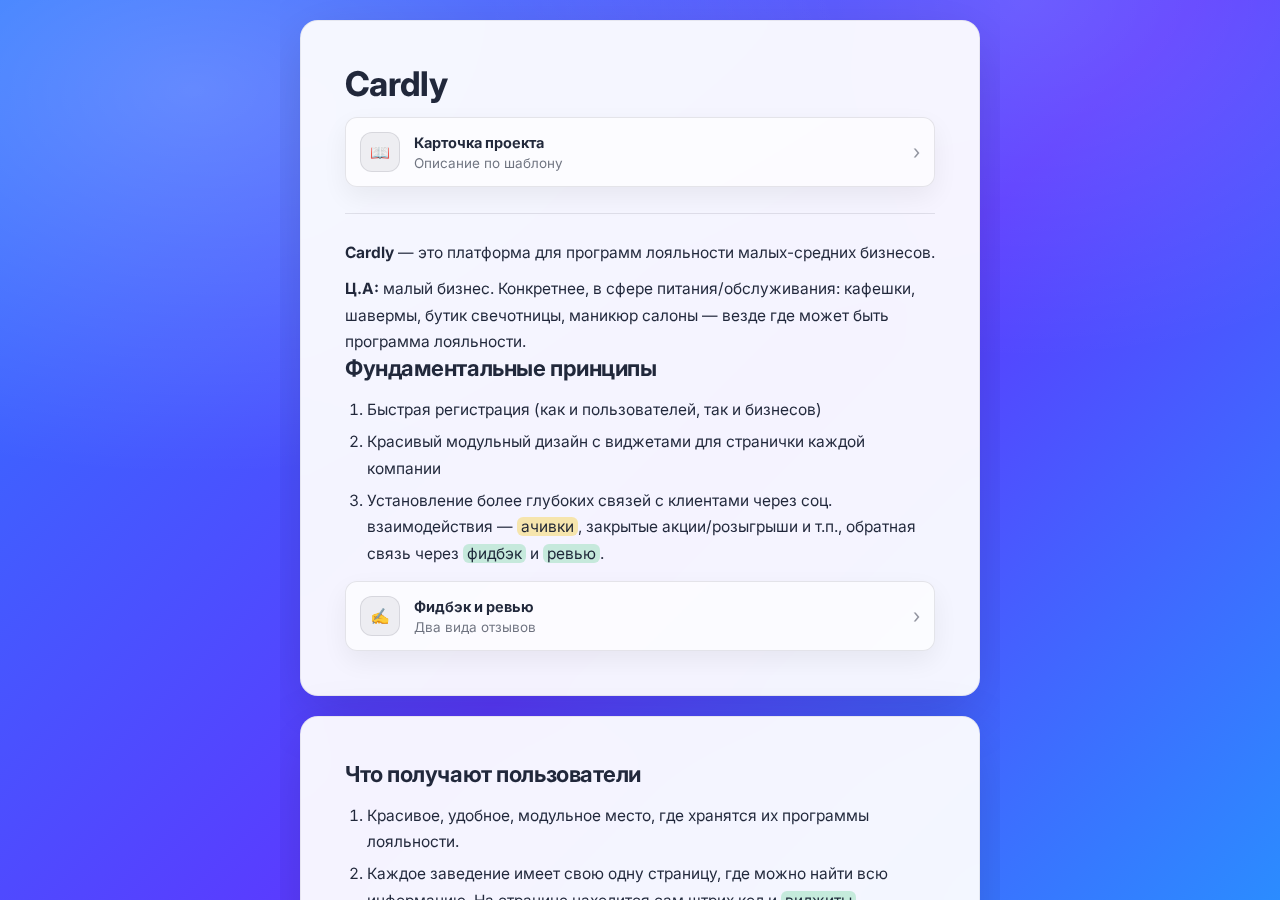
<file: business/index.html>
<!doctype html>
<html lang="en">

<head>
    <meta charset="utf-8" />
    <meta name='viewport' content='initial-scale=1, viewport-fit=cover'>
    <link rel="icon" href="/business/assets/apple-touch.png" />
    <title>Cardly</title>
    <!-- <meta name="description" content="Static HTML/CSS template inspired by Craft's export look." /> -->

    <!-- (Optional) Inter-like font. Remove if you want fully offline. -->
    <link rel="preconnect" href="https://fonts.googleapis.com" />
    <link rel="preconnect" href="https://fonts.gstatic.com" crossorigin />
    <link rel="stylesheet" href="https://fonts.googleapis.com/css2?family=Inter:wght@400;500;600;700&display=swap" />
    <link rel="stylesheet" href="style.css" />
    <script defer src="https://cloud.umami.is/script.js"
        data-website-id="4027d1a7-1d2f-422d-9799-9dfc92863acb"></script>
</head>


<body>
    <!-- HORIZONTAL NESTED PAGES WRAPPER -->
    <div class="pages" id="pages" aria-label="Nested pages scroller">
        <!-- Parent page -->
        <section class="page" data-role="parent" aria-label="Parent page">
            <article class="card">
                <div class="content">
                    <!-- PAGE CONTENT (replace everything below with your content) -->

                    <h1>Cardly</h1>

                    <!-- <div class="comment-line">
                        <div class="comment-dot">💬</div>
                        <div>Add comment</div>
                    </div> -->

                    <a class="page-block" href="#page-detailed" data-page="page-detailed">
                        <div class="page-block__icon">📖</div>
                        <div class="page-block__meta">
                            <div class="page-block__title">Карточка проекта</div>
                            <div class="page-block__desc">Описание по шаблону</div>
                        </div>
                        <div class="page-block__chev">›</div>
                    </a>

                    <hr />

                    <p>
                        <strong>Cardly</strong> — это платформа для программ лояльности малых-средних бизнесов.
                    </p>

                    <p>
                        <strong>Ц.А:</strong> малый бизнес. Конкретнее, в сфере питания/обслуживания:
                        кафешки, шавермы, бутик свечотницы, маникюр салоны — везде где может быть программа лояльности.
                    </p>

                    <h2>Фундаментальные принципы</h2>
                    <ol>
                        <li>Быстрая регистрация (как и пользователей, так и бизнесов)</li>
                        <li>Красивый модульный дизайн с виджетами для странички каждой компании</li>
                        <li>
                            Установление более глубоких связей с клиентами через соц. взаимодействия —
                            <mark
                                style="background: rgba(250, 204, 21, .35); padding: 0 4px; border-radius: 6px;">ачивки</mark>,
                            закрытые акции/розыгрыши и т.п., обратная связь через
                            <mark
                                style="background: rgba(34, 197, 94, .22); padding: 0 4px; border-radius: 6px;">фидбэк</mark>
                            и
                            <mark
                                style="background: rgba(34, 197, 94, .22); padding: 0 4px; border-radius: 6px;">ревью</mark>.
                        </li>
                    </ol>

                    <a class="page-block" href="#page-feedback" data-page="page-feedback">
                        <div class="page-block__icon">✍️</div>
                        <div class="page-block__meta">
                            <div class="page-block__title">Фидбэк и ревью</div>
                            <div class="page-block__desc">Два вида отзывов</div>
                        </div>
                        <div class="page-block__chev">›</div>
                    </a>
                </div>
            </article>

            <article class="card">
                <div class="content">
                    <!-- Link preview block -->
                    <!-- <a class="link-card" href="#" target="_blank" rel="noreferrer">
                        <div class="link-icon">📄</div>
                        <div class="link-meta">
                            <p class="link-title">Фидбэк и ревью — два вида отзывов</p>
                            <p class="link-desc">Фидбэк — короткий отзыв на 5–10 слов… (здесь будет ваш текст и ссылка)
                            </p>
                        </div>
                    </a> -->

                    <h2>Что получают пользователи</h2>
                    <ol>
                        <li>Красивое, удобное, модульное место, где хранятся их программы лояльности.</li>
                        <li>
                            Каждое заведение имеет свою одну страницу, где можно найти всю информацию. На странице
                            находится сам штрих код и <mark
                                style="background: rgba(34, 197, 94, .22); padding: 0 4px; border-radius: 6px;">виджиты</mark>
                            заведения.
                        </li>
                    </ol>

                    <a class="page-block" href="#page-widgets" data-page="page-widgets">
                        <div class="page-block__icon">ℹ️</div>
                        <div class="page-block__meta">
                            <div class="page-block__title">Виджит — это карточка…</div>
                            <div class="page-block__desc">Примеры виджетов…</div>
                        </div>
                        <div class="page-block__chev">›</div>
                    </a>

                    <!-- Callout block -->
                    <!-- <section class="callout" role="note" aria-label="Callout">
                        <div class="callout-icon">🧩</div>
                        <div>
                            <p class="callout-title">Виджит — это карточка с полезной информацией</p>
                            <p class="callout-body">
                                Примеры: баланс и уровень профиля, расписание, контакты, акции, бонусы, статус и т. п.
                            </p>
                        </div>
                        <div class="page-block__chev">›</div>
                    </section> -->

                    <ul>
                        <li>
                            Каждая страница имеет свой стандартный вид, который задается заведением. Но пользователь в
                            праве сделать с ним что угодно: убрать/добавить нужные виджиты, поменять любые цвета и тп.
                        </li>
                    </ul>

                    <!-- Image grid (3 across) -->


                    <div class="img-grid" aria-label="Image grid">
                        <figure>
                            <img src="assets/home.png" alt="Home page layout example" />
                        </figure>
                        <figure> <img src="assets/page_example_1.png" alt="Business page example #1" />
                        </figure>
                        <figure>
                            <img src="assets/page_example_2.png" alt="Business page example #1" />
                        </figure>
                    </div>
                    <figcaption><small><i>
                                Визуальная концепция. Все бренды и логотипы принадлежат их владельцам
                                и показаны
                                только в качестве примера. Сотрудничество или поддержка не подразумеваются.
                            </i></small></figcaption>

                </div>
            </article>

            <article class="card">
                <div class="content">

                    <h2>Что получает бизнес</h2>
                    <ol>
                        <li>Как минимум — готовый продукт программы лояльности, сохраняя стиль и имидж брэнда (отдельная
                            страница, где компании имеют полный* контроль того, как они хотят себя презентовать)</li>
                        <li>Фидбеки/ревью — как ещё один инструмент в арсенале менеджера</li>
                    </ol>

                    <!-- Single image (optional) -->
                    <!-- <figure>
                        <img class="img" src="assets/canvas.png" alt="Hero image" />
                        <figcaption>Optional caption under an image, like in exports.</figcaption>
                    </figure> -->

                    <!-- Code / markdown examples (optional) -->
                    <!-- <h2>Markdown-ish elements</h2>
                    <p>
                        Inline <code>code</code> looks like Craft. Here’s a code block:
                    </p>
                    <pre><code>npm install
                                npm run build
                                # deploy /docs to GitHub Pages</code></pre> -->

                    <!-- <blockquote>
                        <p>Blockquote text (useful for notes, citations, etc.).</p>
                    </blockquote> -->
                </div>
            </article>


            <article class="card">
                <div class="content">
                    <section class="pdf" aria-label="PDF embed">
                        <div class="pdf-bar">
                            <div class="pdf-name">Cardly.pdf</div>
                            <a href="assets/cardly.pdf" target="_blank" rel="noreferrer">Open</a>
                        </div>
                        <object data="assets/cardly.pdf" type="application/pdf"></object>
                    </section>

                    <hr />
                    <footer class="footer">
                        Made by <a href="https://www.d.gehrman.me">Daniel Gehrman</a>
                        <br class="mobile-break">
                        © 2026 Cardly • Cardly™ is a product name.
                    </footer>
                </div>
            </article>
        </section>


        <template id="child-shell">
            <section class="page" data-role="child" aria-label="Child page">
                <div id="childMount"></div>
            </section>
        </template>
    </div>


    <!-- CHILD PAGE TEMPLATES -->
    <template id="page-detailed">
        <article class="card">
            <div class="content">
                <div class="child-head">
                    <div>
                        <div class="breadcrumb">Cardly <span class="sep">›</span> Карточка проекта</div>
                        <h1>Карточка проекта</h1>
                    </div>
                    <button class="child-close" type="button" data-close-child aria-label="Close child">×</button>
                </div>

                <section class="pdf" aria-label="PDF embed">
                    <div class="pdf-bar">
                        <div class="pdf-name">Cardly_BM.pdf</div>
                        <a href="assets/cardly_business_model_canvas.pdf" target="_blank" rel="noreferrer">Open</a>
                    </div>
                    <object data="assets/cardly_business_model_canvas.pdf" type="application/pdf"></object>
                </section>

                <!-- Cardly spec: HTML version (wrapped + fully structured) -->
                <section>
                    <h3>Краткое описание задачи</h3>

                    <p>
                        Разработать мобильное приложение Cardly — конструктор программам лояльности малого и среднего
                        бизнеса, позволяющий
                        компаниям создавать собственные брендированные карты-страницы с модульными виджетами; а
                        пользователям — хранить все
                        карты лояльности в доступном месте, получать бонусы, достижения и оставлять обратную связь в
                        одном удобном
                        интерфейсе.
                    </p>

                    <blockquote>
                        <p>
                            Cardly = бренд-страница + лояльность + покупко-ориентированная обратная связь + геймификация
                            + excellent UI/UX
                        </p>
                    </blockquote>

                    <ul>
                        <li>Целевая аудитория: <mark
                                style="background: rgba(250, 204, 21, .35); padding: 0 4px; border-radius: 6px;">малый-средний
                                бизнес</mark></li>
                        <li>Сегмент рынка: <mark
                                style="background: rgba(250, 204, 21, .35); padding: 0 4px; border-radius: 6px;">программа
                                лояльности</mark></li>
                        <li>
                            TAM: <mark
                                style="background: rgba(250, 204, 21, .35); padding: 0 4px; border-radius: 6px;">~30
                                млрд</mark>
                            <details class="cardly-achievements-details">
                                <summary class="cardly-achievements-summary">Методология оценки рынка</summary>

                                <blockquote class="cardly-achievements-content">
                                    <p>
                                        Оценка основана на публичных данных о количестве предприятий МСП в России и
                                        распространённости
                                        CRM/маркетинг-SaaS:
                                    </p>

                                    <ul>
                                        <li>В России действует <strong>~6 млн субъектов МСП</strong> (ФНС РФ /
                                            Минэкономразвития)</li>
                                        <li>
                                            Из них <strong>~2–3 млн работают в офлайн-рознице и сфере услуг</strong>
                                            (розничная торговля, общепит,
                                            медицина, услуги населению — Росстат)
                                        </li>
                                        <li>
                                            По данным исследований внедрения цифровых инструментов для МСП (Data
                                            Insight, РАЭК, СберАналитика),
                                            <strong>20–40% малого бизнеса используют CRM/маркетинг-системы</strong>
                                        </li>
                                    </ul>

                                    <p>Средний чек SaaS-решений для программ лояльности и CRM-маркетинга для малого
                                        бизнеса в РФ:</p>

                                    <ul>
                                        <li>
                                            <strong>3 000–5 000 ₽/месяц</strong>
                                            <p>(по публичным тарифам UDS, Mindbox SMB, RetailCRM, YCLIENTS, iiko
                                                loyalty-модулей и др.)</p>
                                        </li>
                                    </ul>

                                    <p>Таким образом:</p>

                                    <ul>
                                        <li>~2.5 млн потенциальных офлайн-бизнесов</li>
                                        <li>× 30% проникновения SaaS loyalty</li>
                                        <li>× ~4 000 ₽/мес</li>
                                    </ul>
                                    <p>≈ 30 млрд ₽ годового рынка</p>
                                </blockquote>
                            </details>
                        </li>

                        <li>
                            Прямые конкуренты:
                            <a href="https://swip.one" target="_blank" rel="noreferrer"><mark
                                    style="background: rgba(250, 204, 21, .35); padding: 0 4px; border-radius: 6px;">SWIP</mark></a>,
                            <a href="https://uds.app" target="_blank" rel="noreferrer">UDS</a>
                        </li>

                        <li>
                            Отличительная черта
                            <ul>
                                <li>
                                    <strong>Пользователь-центричная лояльность</strong>: карты в Wallet, мгновенный
                                    вход, предзаказы,
                                    персонализация, интеграции с системами здоровья и привычными сервисами, превращая
                                    Cardly в сервис, которым
                                    реально пользуются.
                                </li>
                                <li><strong>Обратная связь</strong>: фидбэк и ревью (см ниже п4)</li>
                            </ul>
                        </li>
                    </ul>

                    <hr />

                    <h3>Подробное описание задачи</h3>

                    <p>
                        Малый бизнес часто использует разрозненные или устаревшие программы лояльности: бумажные карты,
                        отдельные приложения
                        или сторонние сервисы без особо брендирования и гибкости. Пользователям неудобно хранить
                        множество карт, а компаниям
                        сложно поддерживать контакт с клиентами и получать качественную обратную связь.
                    </p>

                    <p>Задача — создать систему Cardly, которая:</p>

                    <ol>
                        <li>
                            <p>
                                Обеспечивает доступ к программам лояльности заведений, зарегистрированных в Cardly,
                                позволяя пользователю
                                выпускать и использовать их карты внутри одного приложения:
                            </p>
                            <ul>
                                <li>Пользователь хранит все свои программы лояльности в едином интерфейсе.</li>
                                <li>
                                    Для каждого заведения существует отдельная страница:
                                    <ul>
                                        <li>отображается штрих-код пользователя,</li>
                                        <li>показываются виджеты с информацией (баланс, уровень, меню и т.д.).</li>
                                    </ul>
                                </li>
                                <li>
                                    Пользователь может персонализировать отображение:
                                    <ul>
                                        <li>добавлять/убирать виджеты,</li>
                                        <li>менять цвета,</li>
                                        <li>настраивать интерфейс под себя.</li>
                                    </ul>
                                </li>
                            </ul>
                        </li>

                        <li>
                            <p>Предоставляет бизнесу брендированную страницу и инструменты взаимодействия</p>
                            <ul>
                                <li>Каждое заведение получает собственную страницу внутри платформы.</li>
                                <li>
                                    Компания контролирует:
                                    <ul>
                                        <li>визуальный стиль,</li>
                                        <li>набор виджетов,</li>
                                        <li>контент (меню, промо, акции).</li>
                                    </ul>
                                </li>
                            </ul>
                        </li>

                        <li>
                            <p>Реализует модульную систему виджетов</p>
                            <p>Виджет — карточка с полезной информацией. Примеры:</p>
                            <ul>
                                <li>баланс бонусов и уровень профиля</li>
                                <li>меню</li>
                                <li>история покупок</li>
                                <li>форма обратной связи</li>
                                <li>достижения пользователя</li>
                                <li>локации филиалов</li>
                                <li>промо-материалы</li>
                                <li>обмен баллов на мерч или благотворительность</li>
                            </ul>
                        </li>

                        <li>
                            <p>Позволяет пользователям оставлять обратную связь двух типов</p>

                            <p><strong>Фидбэк:</strong></p>
                            <ul>
                                <li>короткий отзыв (5–10 слов) + рейтинг 0–5.</li>
                                <li>доступен только после заказа,</li>
                                <li>в течение 48 часов после покупки.</li>
                                <li>используется для быстрого отслеживания проблем и формирования динамического рейтинга
                                    для менеджеров.</li>
                            </ul>

                            <p><strong>Ревью:</strong></p>
                            <ul>
                                <li>более подробный отзыв,</li>
                                <li>три оценки: еда, персонал, атмосфера,</li>
                                <li>доступен только активным клиентам (например, &gt;3 заказа за последний месяц),</li>
                                <li>ограничение: одно ревью в месяц/год/н-месяцев.</li>
                                <li>помогает получать глубокую обратную связь и отслеживать улучшения.</li>
                                <li>дублируются на 2ГИС/Яндекс Картах</li>
                            </ul>
                        </li>

                        <li>
                            <p>Использует геймификацию для удержания клиентов</p>
                            <ul>
                                <li>
                                    Система достижений тех или иных порогов (ачивки). Пример:
                                    <ul>
                                        <li>за количество покупок,</li>
                                        <li>за исследование меню,</li>
                                        <li>
                                            за уникальные активности (пример: “сладкоежка — перепробовал все комбинации
                                            кофе/десерт”; “китолов —&nbsp;собрал
                                            все виды китов Brewsell”)
                                        </li>
                                    </ul>
                                </li>

                                <li>
                                    Достижения могут:
                                    <ul>
                                        <li>иметь уровни редкости</li>
                                        <li>обмениваться на бонусы, мерч или награды (или открывают возможность
                                            приобритения)</li>
                                        <li>быть уникальными для каждого заведения (заведения создают их сами)</li>
                                    </ul>
                                </li>
                            </ul>

                            <p>Это усиливает вовлечённость и формирует эмоциональную привязанность к бренду.</p>
                        </li>

                        <li>
                            <p>Предоставляет комплексный дашборд для бизнесов.</p>

                            <ul>
                                <li>
                                    Во время онбординга:
                                    <ol>
                                        <li>бизнес предоставляет логотип/ссылки на 2гис/яндекс/соц.страницы</li>
                                        <li><mark
                                                style="background: rgba(253, 127, 253, 0.35); padding: 0 4px; border-radius: 6px;">ИИ</mark>
                                            анализирует, и сама “собирает” страницу на Cardly</li>
                                        <li>Бизнес дальше вносит свои поправки, или одобряет</li>
                                    </ol>
                                </li>

                                <li>
                                    В дашборде:
                                    <ul>
                                        <li>история покупок</li>
                                        <li>
                                            <mark
                                                style="background: rgba(253, 127, 253, 0.35); padding: 0 4px; border-radius: 6px;">выявление
                                                “потерянных” клиентов</mark>
                                            <p><em>(тех, которые <mark
                                                        style="background: rgba(250, 204, 21, .35); padding: 0 4px; border-radius: 6px;">могли
                                                        бы</mark> ходить в заведение бизнеса, но ходят в
                                                    соседний/конкурента)</em></p>
                                        </li>
                                        <li>
                                            <mark
                                                style="background: rgba(253, 127, 253, 0.35); padding: 0 4px; border-radius: 6px;">Чатбот</mark>
                                            для менеджера, которые отвечает на вопросы по типу “жалуются ли люди
                                            на атмосферу?", "как повлияло
                                            &lt;то&gt; на &lt;то&gt;, если судить по отзывам/продажам" и тп.
                                        </li>
                                        <li><mark
                                                style="background: rgba(253, 127, 253, 0.35); padding: 0 4px; border-radius: 6px;">обзор/сводка
                                                фидбэков и ревью.</mark></li>
                                        <li>запуск <mark
                                                style="background: rgba(253, 127, 253, 0.35); padding: 0 4px; border-radius: 6px;">персонализированых</mark>
                                            (под каждого клиента) промо-акций.</li>
                                        <li>обратная связь с клиентами (непосредственно на фидбэк/ревью).</li>
                                        <li>инструменты для настройки, редактирования, персонализации всего функционала
                                            в п2-5.</li>
                                        <li>шкала/статистика/рейтинг заведения (сформирована динамически, на основании
                                            фидбеков/отзывов)</li>
                                    </ul>
                                </li>

                                <li>
                                    <mark
                                        style="background: rgba(253, 127, 253, 0.35); padding: 0 4px; border-radius: 6px;">Активный
                                        мониторинг</mark> Фидбеков, и уведомление менеджера (через
                                    тг/вотсап/макс/смс/почта) о
                                    срочных проблемах. <ul>
                                        <li>“срочность” должно регулироваться менеджером в дашборде (продумать)</li>
                                    </ul>
                                </li>
                            </ul>
                        </li>
                    </ol>

                    <hr />

                    <h3>Условия реализации</h3>

                    <p>✅ <strong>Данные:</strong></p>
                    <ul>
                        <li>Информация о бизнесе (профиль, медиа, ссылки, меню/услуги) и примеры сгенерированных страниц
                            с правками.</li>
                        <li>История покупок и активности пользователей (визиты, чеки, бонусы, реакции на акции).</li>
                        <li>Фидбэки и ревью с оценками, темами и срочностью, а также ответы менеджеров.</li>
                        <li>Агрегированные продажи, правила лояльности и изменения в заведении.</li>
                        <li>История промо-кампаний и отклики пользователей.</li>
                        <li>Поток событий и отзывы в реальном времени, настройки и логи уведомлений.</li>
                    </ul>

                    <p>✅ <strong>Технологии:</strong></p>
                    <ul>
                        <li>Backend: Python (FastAPI), Java (SpringBoot).</li>
                        <li>Mobile: Swift, Java/Kotlin.</li>
                        <li>Web: React Native / Flutter / React, Angular.</li>
                        <li>База данных: PostgreSQL / Firebase.</li>
                        <li>Облачное хранилище для изображений и промо-контента.</li>
                        <li>Авторизация: OAuth (“Войти с &lt;<em>госуслуги</em>&gt;”)</li>
                    </ul>

                    <p>✅ <strong>Обязательные компоненты:</strong></p>
                    <ul>
                        <li>Регистрация и профиль пользователя.</li>
                        <li>Страница заведения с модульными виджетами.</li>
                        <li>Отображение штрих-кода пользователя.</li>
                        <li>Система бонусов и истории покупок.</li>
                        <li>Механизм фидбэков и ревью с ограничениями.</li>
                        <li>Минимум один тип достижений (геймификация).</li>
                        <li>Интерфейс для управления заведением (админка).</li>
                    </ul>

                    <p>✅ <strong>Ограничения:</strong></p>
                    <ul>
                        <li>Прототип может использовать симуляцию заказов вместо реальной интеграции с кассами.</li>
                        <li>Платежная система может быть реализована как заглушка.</li>
                        <li>Не требуется полноценный продакшен-уровень безопасности, но базовая защита данных
                            обязательна.</li>
                        <li>Интерфейс должен демонстрировать модульность и масштабируемость.</li>
                    </ul>

                    <hr />

                    <h3>Проблема, которая решает задача</h3>

                    <p>Программы лояльности малого и среднего бизнеса существуют, но ими почти не пользуются.</p>

                    <p>
                        Для бизнеса запуск лояльности часто означает выбор между дорогими и сложными CRM-решениями или
                        простыми сервисами,
                        которые дают бонусную карту, но не позволяют создать полноценный брендированный пользовательский
                        опыт и получать
                        качественную обратную связь от клиентов.
                    </p>

                    <p>
                        Для пользователей ситуация обратная: у каждого заведения — своя карта, приложение или QR-код. В
                        результате карты
                        теряются, приложения не устанавливаются, а сами программы лояльности используются редко и не
                        формируют привычку
                        возвращаться.
                    </p>

                    <p>
                        Проблема рынка — не отсутствие программ лояльности, а их низкая реальная вовлечённость и
                        полезность для клиента.
                    </p>

                    <p>Cardly решает эту проблему, объединяя:</p>
                    <ul>
                        <li>единое пространство для всех программ лояльности пользователя,</li>
                        <li>брендированные страницы заведений вместо обезличенных карт,</li>
                        <li>обратную связь, привязанную к реальным покупкам,</li>
                        <li>геймификацию и инструменты вовлечения, формирующие регулярное использование.</li>
                    </ul>

                    <p>
                        Результат — программа лояльности превращается из формальной скидочной системы в сервис, который
                        клиент действительно
                        использует, а бизнес получает больше повторных визитов и данных о клиентском опыте.
                    </p>
                </section>

                <hr />
                <footer class="footer">
                    Made by <a href="https://www.d.gehrman.me">Daniel Gehrman</a>
                    <br class="mobile-break">
                    © 2026 Cardly • Cardly™ is a product name.
                </footer>
            </div>
        </article>
    </template>

    <template id="page-feedback">
        <article class="card">
            <div class="content">
                <div class="child-head">
                    <div>
                        <div class="breadcrumb">Cardly <span class="sep">›</span> Фидбэк и ревью</div>
                        <h1>Фидбэк и ревью — два вида отзывов</h1>
                    </div>
                    <button class="child-close" type="button" data-close-child aria-label="Close child">×</button>
                </div>

                <p><strong>Фидбэк</strong> — короткий отзыв на 5-10 слов, с одним рейтингом (0-5 звезд). Фидбэк возможно
                    сделать
                    только при следующих условиях:</p>
                <ul>
                    <li>Пользователь оставляет фидбэк на конкретный заказ. Нет заказа — нет фидбэка</li>
                    <li>Один фидбэк в течение одного часа</li>
                    <li>Фидбэк можно оставить в течение 48ч после совершения покупки</li>
                </ul>

                <p>
                    <strong>Цель фидбэков:</strong>
                </p>
                <ol>
                    <li>Предоставить пользователям возможность дать обратную связь на те или иные мелочи, не нагружая
                        персонал (или наоборот — подбодрить добрым словом).</li>
                    <li>Предоставить менеджеру более точный инструмент для отслеживания потенциальных проблем (та же
                        “книга
                        для жалоб и пожеланий” — но доступнее всем).</li>
                </ol>

                <blockquote>
                    <p>Фидбеки видны всем пользователям (на отдельной странице) со всеми остальными отзывами.</p>
                </blockquote>

                <p>
                    На основании фидбэков формируется
                    <mark style="background: rgba(34, 197, 94, .22); padding: 0 4px; border-radius: 6px;">динамический
                        рейтинг</mark>
                    — мини рейтинг за день. Данный рейтинг виден только
                    менеджерам заведения.
                </p>

                <hr />

                <p>
                    <strong>Примеры фидбэков:</strong>
                </p>

                <div class="img-grid" aria-label="Image grid">
                    <figure>
                        <img src="assets/feedback_examples.png" alt="feedback examples" />
                    </figure>
                </div>
            </div>
        </article>

        <article class="card">
            <div class="content">
                <p>
                    <strong>Ревью</strong> — более раскрытый отзыв с тремя рейтингами (0-5 звезд: еда,
                    персонал, атмосфера). Ревью пользователь может оставить при следующих условиях:
                </p>
                <ul>
                    <li>Пользователь произвел более 5 заказов, за последние 14 (<i>или 30</i>) дней.</li>
                    <li>Одно ревью в месяц (<i>или n–месяцев</i>).</li>
                </ul>
                <p><strong>Цель ревью:</strong></p>
                <ol>
                    <li>Получить более раскрытый отзыв от пользователя</li>
                    <li>Быть более актуальными чем обычные отзывы в 2ГИС/Яндекс (благодаря тому, что ревью (а)может
                        оставить только клиент, (б)можно оставить ещё раз через n-месяцев</li>
                </ol>
                <hr />
                <footer class="footer">
                    Made by <a href="https://www.d.gehrman.me">Daniel Gehrman</a>
                    <br class="mobile-break">
                    © 2026 Cardly • Cardly™ is a product name.
                </footer>
            </div>
        </article>
    </template>

    <template id="page-widgets">
        <article class="card">
            <div class="content">
                <div class="child-head">
                    <div>
                        <div class="breadcrumb">Cardly <span class="sep">›</span> Виджиты</div>
                        <h1>Виджит — это карточка с полезной информацией</h1>
                    </div>
                    <button class="child-close" type="button" data-close-child aria-label="Close child">×</button>
                </div>

                <figcaption>Примеры виджетов:</figcaption>

                <h3>Виджет с балансом и уровнем профиля</h3>
                <div class="img-grid" aria-label="Image grid">
                    <figure>
                        <img src="assets/widget_points.png" alt="Points widget" />
                    </figure>
                </div>

                <hr />
                <h3>Виджет с меню</h3>
                <div class="img-grid" aria-label="Image grid">
                    <figure>
                        <img src="assets/widget_menu.png" alt="Menu widget" />
                    </figure>
                </div>

                <hr />
                <h3>Виджет для фидбэк от пользователя</h3>
                <div class="img-grid" aria-label="Image grid">
                    <figure>
                        <img src="assets/widget_feedback.png" alt="Feedback widget" />
                    </figure>
                </div>

                <hr />
                <h3>Виджет с ачивками пользователя</h3>
                <div class="img-grid" aria-label="Image grid">
                    <figure>
                        <img src="assets/widget_achievments.png" alt="Achievments widget" />
                    </figure>
                </div>

                <blockquote>
                    <details class="cardly-achievements-details">
                        <summary class="cardly-achievements-summary">
                            Подробнее про ачивки
                        </summary>

                        <div class="cardly-achievements-content">

                            <p>
                                Ачивки (или достижения) — это один из способов геймификации программы лояльности.
                                Для кого-то — приятные ощущения <em>постоянки</em>; для других — гордая коллекция
                                красивых, уникальных для каждого заведения изображений, которые можно обменять
                                на плюшки на усмотрение компании (стикеры, мерч, продукты питания и т.п.).
                            </p>

                            <h4>Примеры</h4>

                            <p><strong>Самые банальные:</strong></p>
                            <ul>
                                <li>50 чашек кофе / шаверм / цветов</li>
                                <li>100 чашек кофе</li>
                                <li>500 чашек кофе</li>
                                <li>1000 чашек кофе</li>
                                <li>Испробовал каждую позицию в меню</li>
                                <li>10 походов в салон красоты</li>
                            </ul>

                            <p><strong>Более уникальные, разработанные заведением (самостоятельно или с нашей
                                    поддержкой):</strong></p>
                            <ul>
                                <li>
                                    <strong>Киты в БрюСель</strong> — можно нарисовать 50 уникальных китов:
                                    40 обычных, 6 редких, 3 суперредких и 1 ультраредкий.
                                    Получение ультраредкого кита даёт специальную ачивку.
                                </li>
                            </ul>
                        </div>
                    </details>
                </blockquote>

                <hr />
                <h3>Виджет с локациями филлиалов</h3>
                <div class="img-grid" aria-label="Image grid">
                    <figure>
                        <img src="assets/widget_locations.png" alt="Store locations widget" />
                    </figure>
                </div>

                <hr />
                <h3>Виджет с промо материалами от компании</h3>
                <p>По сути изображения либо с ссылками на их основной сайт, либо прямо в приложении</p>
                <div class="img-grid" aria-label="Image grid">
                    <figure>
                        <img src="assets/widget_promo_materials.png" alt="Promo-materials widget" />
                    </figure>
                </div>

                <hr />
                <h3>История покупок</h3>
                <div class="img-grid" aria-label="Image grid">
                    <figure>
                        <img src="assets/widget_history.png" alt="Order history widget" />
                    </figure>
                </div>

                <hr />
                <h3>Дополнительные виджеты</h3>
                <ul>
                    <li>Обмен баллов на мерч или пожертвование в благотворительные фонды (не баллов а денег)</li>
                </ul>
                <hr />
                <footer class="footer">
                    Made by <a href="https://www.d.gehrman.me">Daniel Gehrman</a>
                    <br class="mobile-break">
                    © 2026 Cardly • Cardly™ is a product name.
                </footer>
            </div>
        </article>
    </template>
</body>

<script src="script.js"></script>

</html>
</file>
<file: business/style.css>
:root {
    color-scheme: light dark;

    --bg1: #2f76ff;
    --bg2: #5a3bff;
    --bg3: #2b8cff;

    --page-max: 980px;
    --card-radius: 18px;
    --card-shadow: 0 18px 60px rgba(0, 0, 0, .14);
    --card-border: var(--border-subtle);

    --text: rgba(15, 23, 42, .92);
    --text-soft: rgba(15, 23, 42, .58);
    --muted: rgba(15, 23, 42, .62);
    --hair: rgba(15, 23, 42, .10);

    --link: #2563eb;
    --code-bg: rgba(2, 6, 23, .06);

    --callout-bg: rgba(16, 185, 129, .10);
    --callout-border: rgba(16, 185, 129, .55);

    --card-pad: 44px;
    --card-pad-mobile: 22px;

    --mono: ui-monospace, SFMono-Regular, Menlo, Monaco, Consolas, "Liberation Mono", "Courier New", monospace;
    --sans: Inter, ui-sans-serif, system-ui, -apple-system, Segoe UI, Roboto, Helvetica, Arial, "Apple Color Emoji", "Segoe UI Emoji";

    --glow1: rgba(255, 255, 255, .22);
    --glow2: rgba(255, 255, 255, .14);

    --surface-1: rgba(255, 255, 255, .94);
    --surface-2: var(--callout-icon-bg);
    --surface-3a: rgba(255, 255, 255, .75);
    --surface-3b: rgba(255, 255, 255, .45);
    --surface-4: rgba(255, 255, 255, .8);
    --surface-5: rgba(255, 255, 255, .75);
    --surface-6: rgba(255, 255, 255, .6);
    --surface-hover: rgba(255, 255, 255, .92);

    --border: rgba(15, 23, 42, .10);
    --border-strong: rgba(15, 23, 42, .12);
    --border-subtle: rgba(0, 0, 0, .06);
    --border-tint: rgba(15, 23, 42, .08);
    --code-border: rgba(2, 6, 23, .06);

    --pre-bg: rgba(2, 6, 23, .06);
    --pre-border: rgba(2, 6, 23, .10);

    --text-2: rgba(15, 23, 42, .78);
    --text-3: rgba(15, 23, 42, .60);
    --text-4: rgba(15, 23, 42, .50);
    --ink: rgba(2, 6, 23, .85);

    --quote-border: rgba(15, 23, 42, .25);

    --tint-1: rgba(15, 23, 42, .06);
    --tint-2: rgba(15, 23, 42, .04);

    --shadow-1: 0 10px 26px rgba(0, 0, 0, .06);
    --shadow-2: 0 14px 44px rgba(0, 0, 0, .10);
    --shadow-accent: 0 16px 40px rgba(37, 99, 235, .14);

    --border-accent: rgba(37, 99, 235, .28);

    --callout-border-soft: rgba(16, 185, 129, .22);
    --callout-shadow: 0 10px 28px rgba(16, 185, 129, .10);
    --callout-icon-bg: rgba(255, 255, 255, .65);
    --callout-icon-border: rgba(16, 185, 129, .18);

    --embed-bg: white;
}

@media (prefers-color-scheme: dark) {
    :root {

        /* keep brand hues but tune for dark surfaces */
        --bg1: #4c8dff;
        --bg2: #7a5cff;
        --bg3: #49a1ff;

        /* shadows in dark mode should be deeper + less spread */
        --card-shadow: 0 18px 60px rgba(0, 0, 0, .55);

        /* borders flip from dark transparency → light transparency */
        --card-border: rgba(255, 255, 255, .10);

        /* text becomes light */
        --text: rgba(248, 250, 252, .92);
        --text-soft: rgba(248, 250, 252, .56);
        --muted: rgba(248, 250, 252, .62);

        /* subtle separators */
        --hair: rgba(255, 255, 255, .12);

        /* links slightly brighter for contrast on dark */
        --link: #60a5fa;

        /* dark surface with gentle lift */
        --code-bg: rgba(255, 255, 255, .06);

        /* callout stays green but tuned for dark contrast */
        --callout-bg: rgba(16, 185, 129, .18);
        --callout-border: rgba(52, 211, 153, .70);

        /* padding + fonts unchanged */
        --card-pad: 44px;
        --card-pad-mobile: 22px;

        --mono: ui-monospace, SFMono-Regular, Menlo, Monaco, Consolas, "Liberation Mono", "Courier New", monospace;
        --sans: Inter, ui-sans-serif, system-ui, -apple-system, Segoe UI, Roboto, Helvetica, Arial, "Apple Color Emoji", "Segoe UI Emoji";

        --glow1: rgba(255, 255, 255, .08);
        --glow2: rgba(255, 255, 255, .05);

        --surface-1: rgba(2, 6, 23, .72);
        --surface-2: rgba(2, 6, 23, .52);
        --surface-3a: rgba(2, 6, 23, .70);
        --surface-3b: rgba(2, 6, 23, .40);
        --surface-4: rgba(2, 6, 23, .60);
        --surface-5: rgba(2, 6, 23, .56);
        --surface-6: rgba(2, 6, 23, .55);
        --surface-hover: rgba(255, 255, 255, .08);

        --border: rgba(255, 255, 255, .10);
        --border-strong: rgba(255, 255, 255, .14);
        --border-subtle: rgba(255, 255, 255, .08);
        --border-tint: rgba(255, 255, 255, .08);
        --code-border: rgba(255, 255, 255, .10);

        --pre-bg: rgba(0, 0, 0, .30);
        --pre-border: rgba(255, 255, 255, .12);

        --text-2: rgba(248, 250, 252, .78);
        --text-3: rgba(248, 250, 252, .58);
        --text-4: rgba(248, 250, 252, .50);
        --ink: rgba(248, 250, 252, .86);

        --quote-border: rgba(255, 255, 255, .20);

        --tint-1: rgba(255, 255, 255, .06);
        --tint-2: rgba(255, 255, 255, .04);

        --shadow-1: 0 10px 26px rgba(0, 0, 0, .45);
        --shadow-2: 0 14px 44px rgba(0, 0, 0, .60);
        --shadow-accent: 0 16px 46px rgba(96, 165, 250, .18);

        --border-accent: rgba(96, 165, 250, .28);

        --callout-border-soft: rgba(52, 211, 153, .28);
        --callout-shadow: 0 10px 28px rgba(16, 185, 129, .22);
        --callout-icon-bg: rgba(255, 255, 255, .08);
        --callout-icon-border: rgba(52, 211, 153, .35);

        --embed-bg: rgba(2, 6, 23, .40);
    }
}

* {
    box-sizing: border-box;
}

html,
body {
    height: 100dvh;
    overscroll-behavior: none;
    overflow: hidden;
}

body {
    min-height: 100dvh;
    margin: 0;
    font-family: var(--sans);
    color: var(--text);
    background:
        radial-gradient(1200px 700px at 15% 10%, var(--glow1), transparent 55%),
        radial-gradient(900px 600px at 80% 0%, var(--glow2), transparent 60%),
        linear-gradient(135deg, var(--bg1), var(--bg2) 55%, var(--bg3));
    /* padding: 0; */
}

html,
body {
    height: 100%;
    margin: 0;

    /* Fill the safe areas with the same background */
    background:
        radial-gradient(1200px 700px at 15% 10%, var(--glow1), transparent 55%),
        radial-gradient(900px 600px at 80% 0%, var(--glow2), transparent 60%),
        linear-gradient(135deg, var(--bg1), var(--bg2) 55%, var(--bg3));
    background-size: cover;
    background-repeat: no-repeat;
    background-attachment: fixed;
    /* helps some iOS cases */

    /* Ensure the background paints under notch/home indicator */
    padding-top: env(safe-area-inset-top);
    padding-right: env(safe-area-inset-right);
    padding-bottom: env(safe-area-inset-bottom);
    padding-left: env(safe-area-inset-left);
}

/* Page wrapper */
.wrap {
    max-width: var(--page-max);
    margin: 0 auto;
}

/* “Export card” */
.card {
    background: var(--surface-1);
    backdrop-filter: blur(12px);
    -webkit-backdrop-filter: blur(12px);
    border: 1px solid var(--card-border);
    border-radius: var(--card-radius);
    box-shadow: var(--card-shadow);
    overflow: hidden;
}

/* Header strip (optional) */
.topbar {
    padding: 18px 22px;
    border-bottom: 1px solid var(--border-subtle);
    display: flex;
    align-items: center;
    justify-content: space-between;
    gap: 14px;
    background: linear-gradient(to bottom, var(--surface-3a), var(--surface-3b));
}

.doc-title {
    font-size: 14px;
    font-weight: 600;
    letter-spacing: .2px;
    color: var(--text-2);
    display: flex;
    align-items: center;
    gap: 10px;
    white-space: nowrap;
    overflow: hidden;
    text-overflow: ellipsis;
}

.badge {
    font-size: 12px;
    padding: 4px 10px;
    border-radius: 999px;
    border: 1px solid rgba(0, 0, 0, .10);
    background: var(--surface-6);
    color: rgba(15, 23, 42, .7);
}

/* Content */
.content {
    padding: var(--card-pad);
    /* 0 var(--card-pad) var(--card-pad); */
}

@media (max-width: 720px) {
    /* body {
        padding: 28px 14px 44px;
    } */

    .content {
        padding: var(--card-pad-mobile);
    }
}

/* “Craft-ish” typography */
h1,
h2,
h3 {
    margin: 0 0 14px;
    letter-spacing: -0.02em;
}

h1 {
    font-size: 34px;
    line-height: 1.12;
    font-weight: 750;
}

h2 {
    font-size: 22px;
    line-height: 1.25;
    font-weight: 700;
    /* margin-top: 28px; */
}

h3 {
    font-size: 18px;
    line-height: 1.3;
    font-weight: 700;
    margin-top: 22px;
}

p {
    margin: 10px 0 0;
    line-height: 1.7;
    color: var(--text);
    font-size: 15.5px;
}

.muted {
    color: var(--muted);
}

hr {
    border: 0;
    border-top: 1px solid var(--hair);
    margin: 26px 0;
}

a {
    color: var(--link);
    text-decoration: none;
}

a:hover {
    text-decoration: underline;
}

ul,
ol {
    margin: 10px 0 0;
    padding-left: 22px;
    line-height: 1.7;
    font-size: 15.5px;
}

li {
    margin: 6px 0;
}

/* Inline code + code blocks */
code {
    font-family: var(--mono);
    font-size: .92em;
    background: var(--code-bg);
    padding: 2px 6px;
    border-radius: 6px;
    border: 1px solid var(--code-border);
}

pre {
    margin: 14px 0 0;
    padding: 14px 16px;
    background: var(--code-border);
    border: 1px solid var(--pre-border);
    border-radius: 12px;
    overflow: auto;
    line-height: 1.55;
    font-size: 13.5px;
    font-family: var(--mono);
    color: var(--ink);
}

pre code {
    background: transparent;
    border: 0;
    padding: 0;
    border-radius: 0;
    font-size: inherit;
}

/* Block quote (markdown) */
blockquote {
    margin: 16px 0 0;
    padding: 12px 14px;
    border-left: 4px solid var(--quote-border);
    background: var(--tint-2);
    border-radius: 12px;
    color: rgba(15, 23, 42, .80);
}

blockquote p {
    margin: 0;
}

/* Callout (Craft-ish) */
.callout {
    margin: 16px 0 0;
    display: flex;
    gap: 12px;
    padding: 14px 16px;
    border-radius: 12px;
    background: var(--callout-bg);
    border: 1px solid var(--callout-border-soft);
    box-shadow: var(--callout-shadow);
    align-items: flex-start;
}

.callout::before {
    content: "";
    width: 4px;
    border-radius: 999px;
    background: var(--callout-border);
    align-self: stretch;
    margin-right: 4px;
}

.callout-icon {
    width: 24px;
    height: 24px;
    border-radius: 8px;
    display: grid;
    place-items: center;
    background: var(--surface-2);
    border: 1px solid var(--callout-icon-border);
    flex: 0 0 auto;
    margin-top: 2px;
}

.callout-title {
    margin: 0;
    font-weight: 700;
    font-size: 15px;
    line-height: 1.3;
}

.callout-body {
    margin-top: 4px;
    color: rgba(15, 23, 42, .72);
    font-size: 14.5px;
    line-height: 1.6;
}

/* “Block link” (Craft export link preview-ish) */
.link-card {
    margin: 14px 0 0;
    display: flex;
    gap: 14px;
    padding: 14px 14px;
    border-radius: 12px;
    border: 1px solid var(--border);
    background: var(--surface-2);
    box-shadow: 0 10px 26px var(--border-subtle);
    align-items: center;
    text-decoration: none;
}

.link-icon {
    width: 40px;
    height: 40px;
    border-radius: 12px;
    background: var(--tint-1);
    border: 1px solid var(--border);
    display: grid;
    place-items: center;
    flex: 0 0 auto;
}

.link-meta {
    min-width: 0;
}

.link-title {
    margin: 0;
    font-weight: 700;
    font-size: 14.5px;
    color: rgba(15, 23, 42, .86);
    line-height: 1.25;
    white-space: nowrap;
    overflow: hidden;
    text-overflow: ellipsis;
}

.link-desc {
    margin: 4px 0 0;
    font-size: 13.5px;
    color: rgba(15, 23, 42, .60);
    line-height: 1.35;
    display: -webkit-box;
    -webkit-line-clamp: 2;
    -webkit-box-orient: vertical;
    overflow: hidden;
}

.link-card:hover {
    border-color: var(--border-accent);
    box-shadow: var(--shadow-accent);
    transform: translateY(-1px);
    transition: .15s ease;
}

/* Image(s) like Craft export: rounded, subtle border */
figure {
    margin: 16px 0 0;
}

.img {
    width: 100%;
    border-radius: 14px;
    border: 1px solid var(--border);
    box-shadow: var(--shadow-2);
    display: block;
    background: var(--surface-4);
}

figcaption {
    margin-top: 8px;
    font-size: 13px;
    color: var(--muted);
    line-height: 1.4;
}

/* Image grid (like your screenshot bottom row) */
.img-grid {
    /* margin-top: 16px; */
    display: grid;
    grid-template-columns: repeat(auto-fit, minmax(220px, 1fr));
    gap: 14px;
    max-width: 100%;
}

@media (min-width:720px) {
    .img-grid {
        grid-template-columns: repeat(3, 1fr);
    }
}

@media (max-width: 840px) {
    .img-grid {
        grid-template-columns: repeat(2, 1fr);
    }
}

@media (max-width: 520px) {
    .img-grid {
        grid-template-columns: 1fr;
    }
}

/* .img-grid a {
    display: block;
    border-radius: 14px;
    overflow: hidden;
    border: 1px solid var(--border);
    box-shadow: var(--shadow-2);
    background: var(--surface-3a);
} */
/* Tile container */
.img-grid figure {
    display: flex;
    align-items: center;
    justify-content: center;
    padding: 6px;
    border-radius: 14px;
    overflow: hidden;
    border: 1px solid var(--border);
    box-shadow: var(--shadow-2);
    background: var(--surface-3a);

    /* Optional: gives nice consistent row height */
    min-height: 180px;
}

/* .img-grid img {
    width: 100%;
    height: auto;
    display: block;
} */

/* Image: FIT, don't crop, keep proportions */
.img-grid img {
    max-width: 100%;
    max-height: 320px;
    width: auto;
    height: auto;
    object-fit: contain;
    display: block;
}

/* PDF embed block */
.pdf {
    margin-top: 16px;
    border-radius: 14px;
    overflow: hidden;
    border: 1px solid var(--border);
    box-shadow: var(--shadow-2);
    background: var(--surface-4);
}

.pdf .pdf-bar {
    padding: 10px 12px;
    display: flex;
    align-items: center;
    justify-content: space-between;
    gap: 10px;
    border-bottom: 1px solid var(--border-tint);
}

.pdf .pdf-name {
    font-size: 13.5px;
    font-weight: 600;
    color: rgba(15, 23, 42, .74);
    white-space: nowrap;
    overflow: hidden;
    text-overflow: ellipsis;
}

.pdf object,
.pdf iframe {
    width: 100%;
    height: 520px;
    display: block;
    border: 0;
    background: var(--embed-bg);
}

@media (max-width: 720px) {

    .pdf object,
    .pdf iframe {
        height: 220px;
    }
}

/* Small “comment input” line like Craft exports sometimes show */
.comment-line {
    margin-top: 10px;
    display: flex;
    align-items: center;
    gap: 10px;
    padding: 10px 12px;
    border-radius: 12px;
    border: 1px solid var(--border);
    background: var(--surface-2);
    color: var(--text-4);
    font-size: 14px;
}

.comment-dot {
    width: 22px;
    height: 22px;
    border-radius: 8px;
    border: 1px solid var(--border-strong);
    background: rgba(15, 23, 42, .05);
    display: grid;
    place-items: center;
    flex: 0 0 auto;
    font-size: 12px;
}

/* Footer spacing */
.spacer {
    height: 10px;
}
















/* Horizontal scroller holding the columns */
/* .pages {
    display: flex;
    gap: 28px;
    overflow-x: auto;
    scroll-snap-type: x mandatory;
    -webkit-overflow-scrolling: touch;
    padding: 18px 18px 18px;
} */

.pages {
    height: 100dvh;
    overflow-x: auto;
    overflow-y: visible;
    /* important: don’t let .pages become a vertical scroller */

    display: flex;
    gap: 0px;
    scroll-snap-type: x mandatory;
    -webkit-overflow-scrolling: touch;
    align-items: flex-start;
    /* prevent “stretch” vibes */
}

/* Each page column */
/* .page {
    flex: 0 0 auto;
    width: min(720px, calc(100vw - 56px));
    scroll-snap-align: start;
} */

.page {
    flex: 0 0 auto;
    width: min(720px, calc(100dvw - 0px));
    height: 100%;
    /* fill .pages height */
    padding: 20px;
    overflow-y: auto;
    /* ✅ the page scrolls */
    overscroll-behavior: contain;
    scroll-snap-align: start;
}

/* Independent vertical scrolling inside each page */
.card {
    height: auto;
    margin-bottom: 20px;
    /* overflow: hidden; */
}

.page .content {
    height: auto;
    /*100dvh*/
    overflow-y: auto;
    /* padding: 44px; */
}

/* @media (max-width: 720px) {
    .page .content {
        padding: 22px;
    }
} */

/* Child header (breadcrumb + close) */
.child-head {
    display: flex;
    align-items: flex-start;
    justify-content: space-between;
    gap: 16px;
    margin-bottom: 8px;
}

.breadcrumb {
    font-size: 13px;
    color: var(--text-soft);
    margin-bottom: 10px;
}

.breadcrumb .sep {
    opacity: .55;
    padding: 0 6px;
}

.child-close {
    width: 34px;
    height: 34px;
    border-radius: 10px;
    border: 1px solid var(--border-strong);
    background: var(--surface-3a);
    font-size: 20px;
    line-height: 1;
    cursor: pointer;
}

.child-close:hover {
    background: var(--surface-hover);
}

/* Page block link styling (Craft-ish) */
.page-block {
    margin-top: 14px;
    display: flex;
    align-items: center;
    gap: 14px;
    padding: 14px;
    border-radius: 12px;
    border: 1px solid var(--border);
    background: var(--surface-2);
    box-shadow: 0 10px 26px var(--border-subtle);
    text-decoration: none;
    color: inherit;
}

.page-block:hover {
    border-color: var(--border-accent);
    box-shadow: var(--shadow-accent);
    transform: translateY(-1px);
    transition: .15s ease;
}

.page-block__icon {
    width: 40px;
    height: 40px;
    border-radius: 12px;
    background: var(--tint-1);
    border: 1px solid var(--border);
    display: grid;
    place-items: center;
    flex: 0 0 auto;
}

.page-block__meta {
    min-width: 0;
    flex: 1;
}

.page-block__title {
    font-weight: 700;
    font-size: 14.5px;
    white-space: nowrap;
    overflow: hidden;
    text-overflow: ellipsis;
}

.page-block__desc {
    margin-top: 4px;
    font-size: 13.5px;
    color: var(--text-3);
    display: -webkit-box;
    -webkit-line-clamp: 2;
    -webkit-box-orient: vertical;
    overflow: hidden;
}

.page-block__chev {
    color: rgba(15, 23, 42, .45);
    font-size: 20px;
    line-height: 1;
}

/* Empty child state */
.child-empty {
    padding: 8px 0;
}

.pages:has(.page[data-role="child"]) {
    justify-content: flex-start;
}

.pages {
    justify-content: center;
    /* centers parent when alone */
}




.cardly-achievements-details {
    position: relative;
    /* margin-left: 18px; */
    /* indentation */
}

/* vertical line
.cardly-achievements-details::before {
    content: "";
    position: absolute;
    left: -18px;
    top: 0.4em;
    bottom: 0.4em;
    width: 2px;
    background: rgba(140, 140, 140, 0.35);
    border-radius: 2px;
    cursor: pointer;
} */

/* summary styling */
.cardly-achievements-summary {
    cursor: pointer;
    font-weight: normal;
    list-style: none;
}

/* remove default triangle */
.cardly-achievements-summary::-webkit-details-marker {
    display: none;
}

/* custom arrow */
.cardly-achievements-summary::before {
    content: "▸";
    display: inline-block;
    margin-right: 8px;
    transition: transform .18s ease;
}

/* rotate arrow when open */
.cardly-achievements-details[open]>.cardly-achievements-summary::before {
    transform: rotate(90deg);
}

/* content indentation
.cardly-achievements-content {
    margin-top: 8px;
    padding-left: 2px;
}*/

footer {
    font-size: small;
    font-weight: lighter;
    align-items: center;
    /* content: "Made by Daniel Gehrman • © 2026 Cardly • Cardly™ is a product name."; */
}

.mobile-break {
    display: none;
}

@media (max-width: 640px) {
    .mobile-break {
        display: block;
    }
}

mark {
    color: var(--text);
}
</file>
